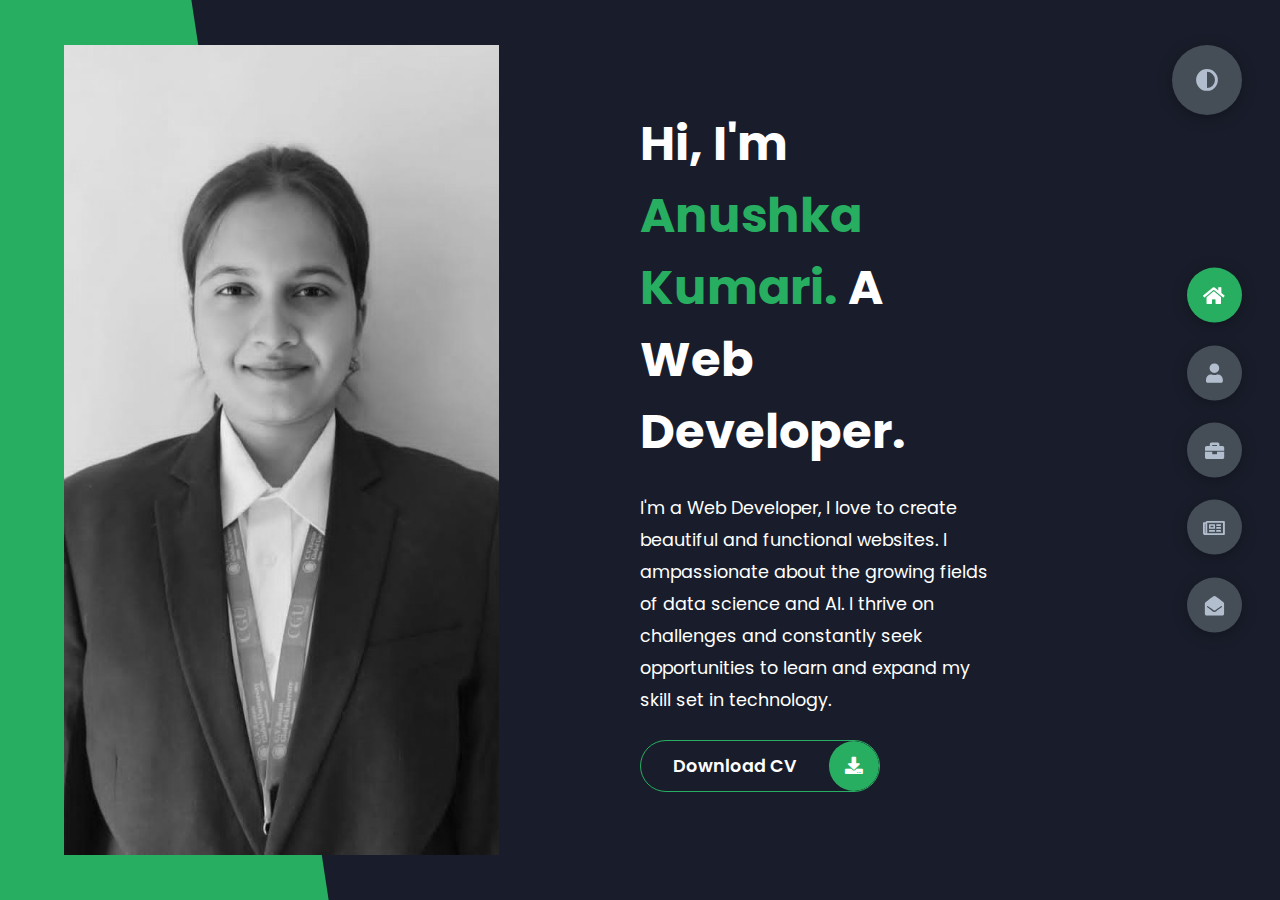
<file: index.html>
<!DOCTYPE html>
<html lang="en">
<head>
    <meta charset="UTF-8">
    <meta http-equiv="X-UA-Compatible" content="IE=edge">
    <meta name="viewport" content="width=device-width, initial-scale=1.0">
    <title>Portfolio</title>
    <link rel="stylesheet" href="styles/styles.css">
    <link rel="preconnect" href="https://fonts.googleapis.com">
    <link rel="preconnect" href="https://fonts.gstatic.com" crossorigin>
    <link rel="stylesheet" href="https://cdnjs.cloudflare.com/ajax/libs/font-awesome/5.15.4/css/all.min.css" integrity="sha512-1ycn6IcaQQ40/MKBW2W4Rhis/DbILU74C1vSrLJxCq57o941Ym01SwNsOMqvEBFlcgUa6xLiPY/NS5R+E6ztJQ==" crossorigin="anonymous" referrerpolicy="no-referrer" />
    <link href="https://fonts.googleapis.com/css2?family=Poppins:wght@400;500;600;700;800&display=swap" rel="stylesheet">
</head>
<body class="main-content">
    <header class="container header active" id="home">
        <div class="header-content">
            <div class="left-header">
                <div class="h-shape"></div>
                <div class="image">
                    <img src="img/anushka_passport.jpg" alt="">
                </div>
            </div>
            <div class="right-header">
                <h1 class="name">
                    Hi, I'm <span>Anushka Kumari.</span>
                    A Web Developer.
                </h1>
                <p>
                    I'm a Web Developer, I love to create beautiful and functional websites.
                    I ampassionate about the growing fields of data science and AI. 
                    I thrive on challenges and constantly seek opportunities to learn and expand my skill set in technology.
                </p>
                <div class="btn-con">
                    <a href="img/Anushka resume photo.pdf" class="main-btn">
                        <span class="btn-text">Download CV</span>
                        <span class="btn-icon"><i class="fas fa-download"></i></span>
                    </a>
                </div>
            </div>
        </div>
    </header>
    <main>
        <section class="container about" id="about">
            <div class="main-title">
                <h2>About <span>me</span><span class="bg-text">my stats</span></h2>
            </div>
            <div class="about-container">
                <div class="left-about">
                    <h4>About me</h4>
                    <p>
                        I am a highly organized and dependable candidate with a strong
                        foundation in Data Structures and Algorithms, problem-solving,
                        and web development. Currently pursuing my Bachelor of
                        Technology in Computer Science and Engineering, I am
                        passionate about the growing fields of data science and AI. I
                        thrive on challenges and constantly seek opportunities to learn
                        and expand my skill set in technology.

                    </p>
                    <div class="btn-con">
                        <a href="img/Anushka resume photo.pdf" class="main-btn">
                            <span class="btn-text">Download CV</span>
                            <span class="btn-icon"><i class="fas fa-download"></i></span>
                        </a>
                    </div>
                </div>
                <div class="right-about">
                    <div class="about-item">
                        <div class="abt-text">
                            <p class="large-text">Web Developer</p>
                            <p class="small-text">Frontend<br />Developer</p>
                        </div>
                    </div>
                    <div class="about-item">
                        <div class="abt-text">
                            <p class="large-text">College student</p>
                            <p class="small-text">Eager to<br />learn</p>
                        </div>
                    </div>
                    <div class="about-item">
                        <div class="abt-text">
                            <p class="large-text">Data science</p>
                            <p class="small-text">Enthusiast<br /></p>
                        </div>
                    </div>
                    <div class="about-item">
                        <div class="abt-text">
                            <p class="large-text">Building projects</p>
                            <p class="small-text">from my<br />Learnings</p>
                        </div>
                    </div>
                </div>
            </div>
            <div class="about-stats">
                <h4 class="stat-title">My Skills</h4>
                <div class="progress-bars">
                    <div class="progress-bar">
                        <p class="prog-title">html5</p>
                        <div class="progress-con">
                            <p class="prog-text">80%</p>
                            <div class="progress">
                                <span class="html"></span>
                            </div>
                        </div>
                    </div>
                    <div class="progress-bar">
                        <p class="prog-title">css3</p>
                        <div class="progress-con">
                            <p class="prog-text">95%</p>
                            <div class="progress">
                                <span class="css"></span>
                            </div>
                        </div>
                    </div>
                    <div class="progress-bar">
                        <p class="prog-title">javascript</p>
                        <div class="progress-con">
                            <p class="prog-text">75%</p>
                            <div class="progress">
                                <span class="js"></span>
                            </div>
                        </div>
                    </div>
                    <div class="progress-bar">
                        <p class="prog-title">ReactJS</p>
                        <div class="progress-con">
                            <p class="prog-text">75%</p>
                            <div class="progress">
                                <span class="react"></span>
                            </div>
                        </div>
                    </div>
                    <div class="progress-bar">
                        <p class="prog-title">SQL</p>
                        <div class="progress-con">
                            <p class="prog-text">87%</p>
                            <div class="progress">
                                <span class="node"></span>
                            </div>
                        </div>
                    </div>
                    <div class="progress-bar">
                        <p class="prog-title">Python</p>
                        <div class="progress-con">
                            <p class="prog-text">70%</p>
                            <div class="progress">
                                <span class="python"></span>
                            </div>
                        </div>
                    </div>
                      <div class="progress-bar">
                        <p class="prog-title">C++</p>
                        <div class="progress-con">
                            <p class="prog-text">80%</p>
                            <div class="progress">
                                <span class="python"></span>
                            </div>
                        </div>
                    </div>
                </div>
            </div>
            <h4 class="stat-title">My Education</h4>
            <div class="timeline">
                <div class="timeline-item">
                    <div class="tl-icon">
                        <i class="fas fa-briefcase"></i>
                    </div>
                    <p class="tl-duration">class 10th</p>
                    <h5>CBSE 10th<span> -DAV Public School Dhori</span></h5>
                </div>
                
                <div class="timeline-item">
                    <div class="tl-icon">
                        <i class="fas fa-briefcase"></i>
                    </div>
                    <p class="tl-duration">2020-2022</p>
                    <h5>CBSE 12th<span> -Vikas Residential School</span></h5>
                </div>
                <div class="timeline-item">
                    <div class="tl-icon">
                        <i class="fas fa-briefcase"></i>
                    </div>
                    <p class="tl-duration">2022-present</p>
                    <h5>B. Tech<span> - CV Raman Global University</span></h5>
                    
                </div>
            </div>
        </section>
        <section class="container" id="portfolio">
            <div class="main-title">
                <h2>My <span>Projects</span><span class="bg-text">My Projects</span></h2>
            </div>
            <p class="port-text">
                Here is some of my work that I've done in various programming languages.
            </p>
            <div class="portfolios">
                <div class="portfolio-item">
                    <div class="image">
                        <img src="img/port1.jpg" alt="">
                    </div>
                    <div class="hover-items">
                        <h3>Snake game in C</h3>
                        <div class="icons">
                            <a href="https://github.com/anu2203/SNAKE_MANIA" class="icon">
                                <i class="fab fa-github"></i>
                            </a>
                            
                        </div>
                    </div>
                </div>
                <div class="portfolio-item">
                    <div class="image">
                        <img src="img/port2.jpg" alt="">
                    </div>
                    <div class="hover-items">
                        <h3>Banking Management</h3>
                        <div class="icons">
                            <a href="https://github.com/anu2203/Banking-Management-System" class="icon">
                                <i class="fab fa-github"></i>
                            </a>
                        </div>
                    </div>
                </div>
                <div class="portfolio-item">
                    <div class="image">
                        <img src="img/port3.jpg" alt="">
                    </div>
                    <div class="hover-items">
                        <h3>Disease detection</h3>
                        <div class="icons">
                            <a href="https://github.com/anu2203/Mutliple-disease-detection-" class="icon">
                                <i class="fab fa-github"></i>
                            </a>
                          
                        </div>
                    </div>
                </div>
                </div>
            </div>
        </section>
        <section class="container" id="blogs">
            <div class="blogs-content">
                <div class="main-title">
                    <h2>My <span>Certificates</span><span class="bg-text">My Certificates</span></h2>
                </div>
                <div class="blogs">
                    <div class="blog">
                        <img src="img/Anushka it automation_page-0001.jpg" alt="">
                        <div class="blog-text">
                            <h4>
                                Coursera Google IT automation
                            </h4>
                            <p>
                                Completed a professional certificate from Google on IT Automation using Python.
Gained hands-on experience in Python scripting, Git, and system administration tasks
                            </p>
                        </div>
                    </div>
                    <div class="blog">
                        <img src="img/anushka gen ai_page-0001.jpg" alt="">
                        <div class="blog-text">
                            <h4>
                                Career essentials in gen ai by Microsoft
                            </h4>
                            <p>
                               Completed Microsoft's Career Essentials in Generative AI program.
Learned key AI concepts, ethical considerations, and real-world applications of generative AI.
                            </p>
                        </div>
                    </div>
                    <div class="blog">
                        <img src="img/Anushka java_page-0001.jpg" alt="">
                        <div class="blog-text">
                            <h4>
                                Infosys Java Course
                            </h4>
                            <p>
                                Completed an in-depth Java programming course by Infosys Springboard.
Gained hands-on experience in core to advanced Java concepts and object-oriented programming.
                            </p>
                        </div>
                    </div>
                    <div class="blog">
                        <img src="img/React js anushka_page-0001.jpg" alt="">
                        <div class="blog-text">
                            <h4>
                                React js by simplilearn
                            </h4>
                            <p>
                                Completed a React JS certification course by Simplilearn.
Learned to build dynamic user interfaces using components, hooks, and state management in React.
                            </p>
                        </div>
                    </div>
                    <div class="blog">
                        <img src="img/design anushka_page-0001.jpg" alt="">
                        <div class="blog-text">
                            <h4>
                                Design thinkking by Infosys
                            </h4>
                            <p>
                                Completed the Design Thinking certification by Infosys Springboard.
Gained insights into user-centric problem solving, ideation, and prototyping innovative solutions.
                            </p>
                        </div>
                    </div>
                    <div class="blog">
                        <img src="img/Digita anushka_page-0001.jpg    " alt="">
                        <div class="blog-text">
                            <h4>
                                Digital Marketing by Infosys
                            </h4>
                            <p>
                               Completed the Introduction to Digital Marketing course by Infosys Springboard.
Gained foundational knowledge of SEO, social media marketing, email campaigns, and digital strategy.
                            </p>
                        </div>
                    </div>
                </div>
            </div>
        </section>
        <section class="container contact" id="contact">
            <div class="contact-container">
                <div class="main-title">
                    <h2>Contact <span>Me</span><span class="bg-text">Contact</span></h2>
                </div>
                <div class="contact-content-con">
                    <div class="left-contact">
                        <h4>Contact me here</h4>
                        <p>
                            I'm always open to discussing new projects, collaboration opportunities, or just connecting with fellow tech enthusiasts.
Feel free to reach out to me via email or any of my social media handles — I’d love to hear from you
                        </p>
                        <div class="contact-info">
                            <div class="contact-item">
                                <div class="icon">
                                    <i class="fas fa-map-marker-alt"></i>
                                    <span>Location</span>
                                </div>
                                <p>
                                    : Bokaro,Jharkhand,India
                                </p>
                            </div>
                            <div class="contact-item">
                                <div class="icon">
                                    <i class="fas fa-envelope"></i>
                                    <span>Email</span>
                                </div>
                                <p>
                                    <span>: anushkazena2203@gmail.com</span>
                                </p>
                            </div>
                            
                            
                            <div class="contact-item">
                                <div class="icon">
                                    <i class="fas fa-globe-africa"></i>
                                    <span>Languages</span>
                                </div>
                                <p>
                                    <span>: English, Hindi</span>
                                </p>
                            </div>
                        </div>
                        <div class="contact-icons">
                            <div class="contact-icon">
                                  <a href="https://www.geeksforgeeks.org/user/anushkazgqag/" target="_blank">
            <img src="img/icons8-geeksforgeeks-16.png"style="width: 24px; height: 24px">
                                </a>
                                  <a href="https://leetcode.com/u/__Anushka22__/" target="_blank">
            <img src="img/icons8-leetcode-16.png"style="width: 24px; height: 24px">
                                </a>
                                  <a href="https://www.hackerrank.com/profile/anushkazena2203" target="_blank">
            <img src="img/icons8-hackerrank-16.png"style="width: 24px; height: 24px">
                                </a>
                                <a href="https://github.com/anu2203" target="_blank">
                                    <i class="fab fa-github"></i>
                                </a>
                              
                            </div>
                        </div>
                    </div>
                    <div class="right-contact">
                        <form action="" class="contact-form">
                            <div class="input-control i-c-2">
                                <input type="text" required placeholder="YOUR NAME">
                                <input type="email" required placeholder="YOUR EMAIL">
                            </div>
                            <div class="input-control">
                                <input type="text" required placeholder="ENTER SUBJECT">
                            </div>
                            <div class="input-control">
                                <textarea name="" id="" cols="15" rows="8" placeholder="Message Here..."></textarea>
                            </div>
                            <div class="submit-btn">
                                <a href="img/Anushka resume photo.pdf" class="main-btn">
                                    <span class="btn-text">Download CV</span>
                                    <span class="btn-icon"><i class="fas fa-download"></i></span>
                                </a>
                            </div>
                        </form>
                    </div>
                </div>
            </div>
        </section>
    </main>

    <div class="controls">
        <div class="control active-btn" data-id="home" >
            <i class="fas fa-home"></i>
        </div>
        <div class="control" data-id="about">
            <i class="fas fa-user"></i>
        </div>
        <div class="control" data-id="portfolio">
            <i class="fas fa-briefcase"></i>
        </div>
        <div class="control" data-id="blogs">
            <i class="far fa-newspaper"></i>
        </div>
        <div class="control" data-id="contact">
            <i class="fas fa-envelope-open"></i>
        </div>
    </div>
    
    <div class="theme-btn">
        <i class="fas fa-adjust"></i>
    </div>
    <script src="app.js"></script>
</body>
</html>
</file>
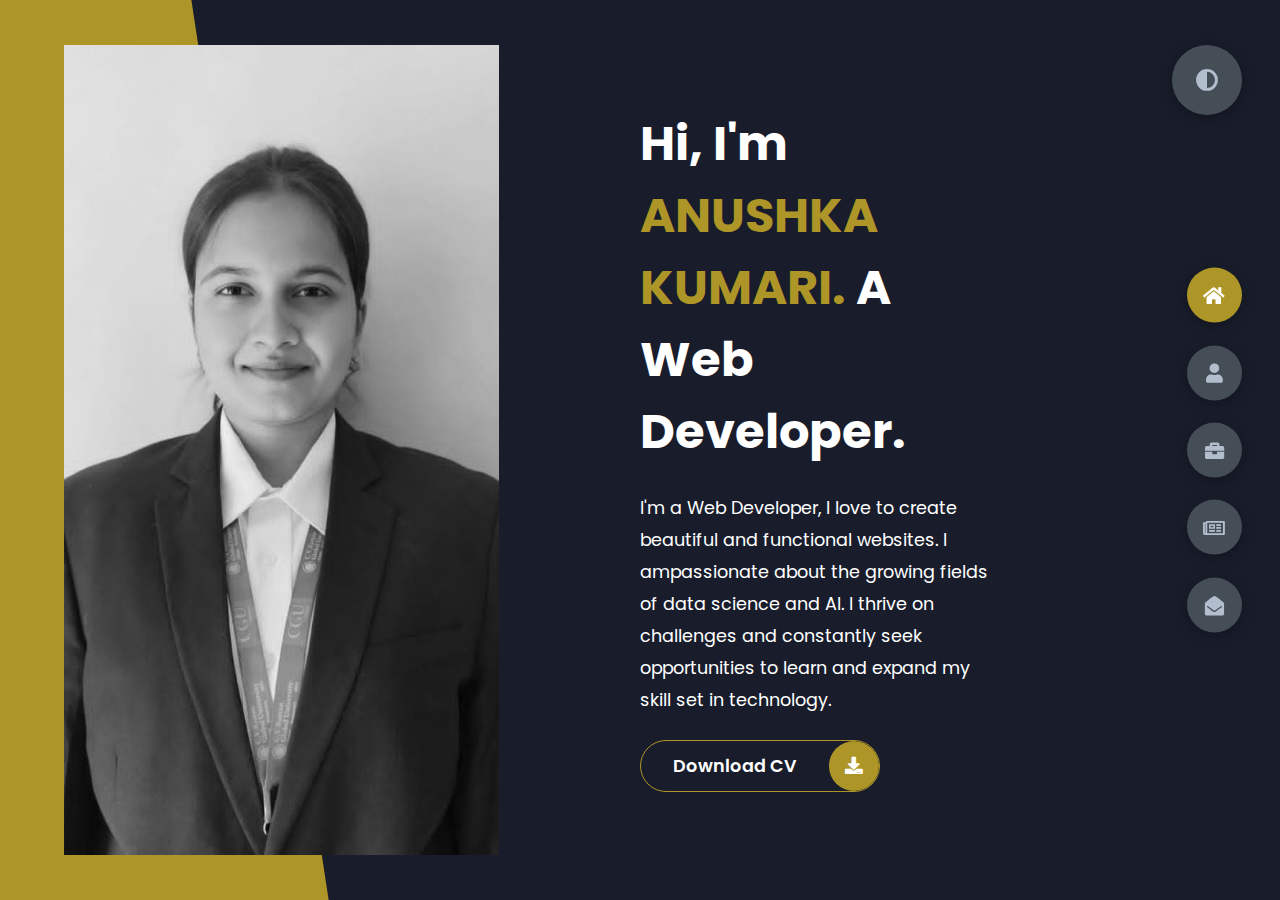
<file: My-Portfolio/My-Portfolio/index.html>
<!DOCTYPE html>
<html lang="en">
<head>
    <meta charset="UTF-8">
    <meta http-equiv="X-UA-Compatible" content="IE=edge">
    <meta name="viewport" content="width=device-width, initial-scale=1.0">
    <title>Portfolio</title>
    <link rel="stylesheet" href="styles/styles.css">
    <link rel="preconnect" href="https://fonts.googleapis.com">
    <link rel="preconnect" href="https://fonts.gstatic.com" crossorigin>
    <link rel="stylesheet" href="https://cdnjs.cloudflare.com/ajax/libs/font-awesome/5.15.4/css/all.min.css" integrity="sha512-1ycn6IcaQQ40/MKBW2W4Rhis/DbILU74C1vSrLJxCq57o941Ym01SwNsOMqvEBFlcgUa6xLiPY/NS5R+E6ztJQ==" crossorigin="anonymous" referrerpolicy="no-referrer" />
    <link href="https://fonts.googleapis.com/css2?family=Poppins:wght@400;500;600;700;800&display=swap" rel="stylesheet">
</head>
<body class="main-content">
    <header class="container header active" id="home">
        <div class="header-content">
            <div class="left-header">
                <div class="h-shape"></div>
                <div class="image">
                    <img src="img/anushka_passport.jpg" alt="">
                </div>
            </div>
            <div class="right-header">
                <h1 class="name">
                    Hi, I'm <span>ANUSHKA KUMARI.</span>
                    A Web Developer.
                </h1>
                <p>
                    I'm a Web Developer, I love to create beautiful and functional websites.
                    I ampassionate about the growing fields of data science and AI. 
                    I thrive on challenges and constantly seek opportunities to learn and expand my skill set in technology.
                </p>
                <div class="btn-con">
                    <a href="img/Anushka resume photo.pdf" class="main-btn">
                        <span class="btn-text">Download CV</span>
                        <span class="btn-icon"><i class="fas fa-download"></i></span>
                    </a>
                </div>
            </div>
        </div>
    </header>
    <main>
        <section class="container about" id="about">
            <div class="main-title">
                <h2>About <span>me</span><span class="bg-text">my stats</span></h2>
            </div>
            <div class="about-container">
                <div class="left-about">
                    <h4>About me</h4>
                    <p>
                        I am a highly organized and dependable candidate with a strong
                        foundation in Data Structures and Algorithms, problem-solving,
                        and web development. Currently pursuing my Bachelor of
                        Technology in Computer Science and Engineering, I am
                        passionate about the growing fields of data science and AI. I
                        thrive on challenges and constantly seek opportunities to learn
                        and expand my skill set in technology.

                    </p>
                    <div class="btn-con">
                        <a href="img/Anushka resume photo.pdf" class="main-btn">
                            <span class="btn-text">Download CV</span>
                            <span class="btn-icon"><i class="fas fa-download"></i></span>
                        </a>
                    </div>
                </div>
                <div class="right-about">
                    <div class="about-item">
                        <div class="abt-text">
                            <p class="large-text">Web Developer</p>
                            <p class="small-text">Frontend<br />Developer</p>
                        </div>
                    </div>
                    <div class="about-item">
                        <div class="abt-text">
                            <p class="large-text">College student</p>
                            <p class="small-text">Eager to<br />learn</p>
                        </div>
                    </div>
                    <div class="about-item">
                        <div class="abt-text">
                            <p class="large-text">Data science</p>
                            <p class="small-text">Enthusiast<br /></p>
                        </div>
                    </div>
                    <div class="about-item">
                        <div class="abt-text">
                            <p class="large-text">Building projects</p>
                            <p class="small-text">from my<br />Learnings</p>
                        </div>
                    </div>
                </div>
            </div>
            <div class="about-stats">
                <h4 class="stat-title">My Skills</h4>
                <div class="progress-bars">
                    <div class="progress-bar">
                        <p class="prog-title">html5</p>
                        <div class="progress-con">
                            <p class="prog-text">90%</p>
                            <div class="progress">
                                <span class="html"></span>
                            </div>
                        </div>
                    </div>
                    <div class="progress-bar">
                        <p class="prog-title">css3</p>
                        <div class="progress-con">
                            <p class="prog-text">80%</p>
                            <div class="progress">
                                <span class="css"></span>
                            </div>
                        </div>
                    </div>
                    <div class="progress-bar">
                        <p class="prog-title">javascript</p>
                        <div class="progress-con">
                            <p class="prog-text">75%</p>
                            <div class="progress">
                                <span class="js"></span>
                            </div>
                        </div>
                    </div>
                    <div class="progress-bar">
                        <p class="prog-title">ReactJS</p>
                        <div class="progress-con">
                            <p class="prog-text">75%</p>
                            <div class="progress">
                                <span class="react"></span>
                            </div>
                        </div>
                    </div>
                    <div class="progress-bar">
                        <p class="prog-title">SQL</p>
                        <div class="progress-con">
                            <p class="prog-text">87%</p>
                            <div class="progress">
                                <span class="node"></span>
                            </div>
                        </div>
                    </div>
                    <div class="progress-bar">
                        <p class="prog-title">Python</p>
                        <div class="progress-con">
                            <p class="prog-text">70%</p>
                            <div class="progress">
                                <span class="python"></span>
                            </div>
                        </div>
                    </div>
                      <div class="progress-bar">
                        <p class="prog-title">C++</p>
                        <div class="progress-con">
                            <p class="prog-text">80%</p>
                            <div class="progress">
                                <span class="python"></span>
                            </div>
                        </div>
                    </div>
                </div>
            </div>
            <h4 class="stat-title">My Education</h4>
            <div class="timeline">
                <div class="timeline-item">
                    <div class="tl-icon">
                        <i class="fas fa-briefcase"></i>
                    </div>
                    <p class="tl-duration">2019-2020</p>
                    <h5>CBSE 10th<span> -DAV Public School Dhori</span></h5>
                </div>
                
                <div class="timeline-item">
                    <div class="tl-icon">
                        <i class="fas fa-briefcase"></i>
                    </div>
                    <p class="tl-duration">2020-2022</p>
                    <h5>CBSE 12th<span> -Vikas Residential School</span></h5>
                </div>
                <div class="timeline-item">
                    <div class="tl-icon">
                        <i class="fas fa-briefcase"></i>
                    </div>
                    <p class="tl-duration">2022-present</p>
                    <h5>B.Tech<span> - CV Raman Global University</span></h5>
                    
                </div>
            </div>
        </section>
        <section class="container" id="portfolio">
            <div class="main-title">
                <h2>My <span>Projects</span><span class="bg-text">My Projects</span></h2>
            </div>
            <p class="port-text">
                Here is some of my work that I've done in various programming languages.
            </p>
            <div class="portfolios">
                <div class="portfolio-item">
                    <div class="image">
                        <img src="img/port1.jpg" alt="">
                    </div>
                    <div class="hover-items">
                        <h3>Snake game in C</h3>
                        <div class="icons">
                            <a href="https://github.com/anu2203/SNAKE_MANIA" class="icon">
                                <i class="fab fa-github"></i>
                            </a>
                            
                        </div>
                    </div>
                </div>
                <div class="portfolio-item">
                    <div class="image">
                        <img src="img/port2.jpg" alt="">
                    </div>
                    <div class="hover-items">
                        <h3>Banking Management</h3>
                        <div class="icons">
                            <a href="https://github.com/anu2203/Banking-Management-System" class="icon">
                                <i class="fab fa-github"></i>
                            </a>
                        </div>
                    </div>
                </div>
                <div class="portfolio-item">
                    <div class="image">
                        <img src="img/port3.jpg" alt="">
                    </div>
                    <div class="hover-items">
                        <h3>Disease detection</h3>
                        <div class="icons">
                            <a href="https://github.com/anu2203/Mutliple-disease-detection-" class="icon">
                                <i class="fab fa-github"></i>
                            </a>
                          
                        </div>
                    </div>
                </div>
                </div>
            </div>
        </section>
        <section class="container" id="blogs">
            <div class="blogs-content">
                <div class="main-title">
                    <h2>My <span>Certificates</span><span class="bg-text">My Certificates</span></h2>
                </div>
                <div class="blogs">
                    <div class="blog">
                        <img src="img/Anushka it automation_page-0001.jpg" alt="">
                        <div class="blog-text">
                            <h4>
                                Coursera Google IT automation
                            </h4>
                            <p>
                                Completed a professional certificate from Google on IT Automation using Python.
Gained hands-on experience in Python scripting, Git, and system administration tasks
                            </p>
                        </div>
                    </div>
                    <div class="blog">
                        <img src="img/anushka gen ai_page-0001.jpg" alt="">
                        <div class="blog-text">
                            <h4>
                                Career essentials in gen ai by Microsoft
                            </h4>
                            <p>
                               Completed Microsoft's Career Essentials in Generative AI program.
Learned key AI concepts, ethical considerations, and real-world applications of generative AI.
                            </p>
                        </div>
                    </div>
                    <div class="blog">
                        <img src="img/Anushka java_page-0001.jpg" alt="">
                        <div class="blog-text">
                            <h4>
                                Infosys Java Course
                            </h4>
                            <p>
                                Completed an in-depth Java programming course by Infosys Springboard.
Gained hands-on experience in core to advanced Java concepts and object-oriented programming.
                            </p>
                        </div>
                    </div>
                    <div class="blog">
                        <img src="img/React js anushka_page-0001.jpg" alt="">
                        <div class="blog-text">
                            <h4>
                                React js by simplilearn
                            </h4>
                            <p>
                                Completed a React JS certification course by Simplilearn.
Learned to build dynamic user interfaces using components, hooks, and state management in React.
                            </p>
                        </div>
                    </div>
                    <div class="blog">
                        <img src="img/design anushka_page-0001.jpg" alt="">
                        <div class="blog-text">
                            <h4>
                                Design thinkking by Infosys
                            </h4>
                            <p>
                                Completed the Design Thinking certification by Infosys Springboard.
Gained insights into user-centric problem solving, ideation, and prototyping innovative solutions.
                            </p>
                        </div>
                    </div>
                    <div class="blog">
                        <img src="img/Digita anushka_page-0001.jpg    " alt="">
                        <div class="blog-text">
                            <h4>
                                Digital Marketing by Infosys
                            </h4>
                            <p>
                               Completed the Introduction to Digital Marketing course by Infosys Springboard.
Gained foundational knowledge of SEO, social media marketing, email campaigns, and digital strategy.
                            </p>
                        </div>
                    </div>
                </div>
            </div>
        </section>
        <section class="container contact" id="contact">
            <div class="contact-container">
                <div class="main-title">
                    <h2>Contact <span>Me</span><span class="bg-text">Contact</span></h2>
                </div>
                <div class="contact-content-con">
                    <div class="left-contact">
                        <h4>Contact me here</h4>
                        <p>
                            I'm always open to discussing new projects, collaboration opportunities, or just connecting with fellow tech enthusiasts.
Feel free to reach out to me via email or any of my social media handles — I’d love to hear from you
                        </p>
                        <div class="contact-info">
                            <div class="contact-item">
                                <div class="icon">
                                    <i class="fas fa-map-marker-alt"></i>
                                    <span>Location</span>
                                </div>
                                <p>
                                    : Bokaro,Jharkhand,India
                                </p>
                            </div>
                            <div class="contact-item">
                                <div class="icon">
                                    <i class="fas fa-envelope"></i>
                                    <span>Email</span>
                                </div>
                                <p>
                                    <span>: anushkazena2203@gmail.com</span>
                                </p>
                            </div>
                            
                            
                            <div class="contact-item">
                                <div class="icon">
                                    <i class="fas fa-globe-africa"></i>
                                    <span>Languages</span>
                                </div>
                                <p>
                                    <span>: English, Hindi</span>
                                </p>
                            </div>
                        </div>
                        <div class="contact-icons">
                            <div class="contact-icon">
                                  <a href="https://www.geeksforgeeks.org/user/anushkazgqag/" target="_blank">
            <img src="img/icons8-geeksforgeeks-16.png"style="width: 24px; height: 24px">
                                </a>
                                  <a href="https://leetcode.com/u/__Anushka22__/" target="_blank">
            <img src="img/icons8-leetcode-16.png"style="width: 24px; height: 24px">
                                </a>
                                  <a href="https://www.hackerrank.com/profile/anushkazena2203" target="_blank">
            <img src="img/icons8-hackerrank-16.png"style="width: 24px; height: 24px">
                                </a>
                                <a href="https://github.com/anu2203" target="_blank">
                                    <i class="fab fa-github"></i>
                                </a>
                              
                            </div>
                        </div>
                    </div>
                    <div class="right-contact">
                        <form action="" class="contact-form">
                            <div class="input-control i-c-2">
                                <input type="text" required placeholder="YOUR NAME">
                                <input type="email" required placeholder="YOUR EMAIL">
                            </div>
                            <div class="input-control">
                                <input type="text" required placeholder="ENTER SUBJECT">
                            </div>
                            <div class="input-control">
                                <textarea name="" id="" cols="15" rows="8" placeholder="Message Here..."></textarea>
                            </div>
                            <div class="submit-btn">
                                <a href="img/Anushka resume photo.pdf" class="main-btn">
                                    <span class="btn-text">Download CV</span>
                                    <span class="btn-icon"><i class="fas fa-download"></i></span>
                                </a>
                            </div>
                        </form>
                    </div>
                </div>
            </div>
        </section>
    </main>

    <div class="controls">
        <div class="control active-btn" data-id="home" >
            <i class="fas fa-home"></i>
        </div>
        <div class="control" data-id="about">
            <i class="fas fa-user"></i>
        </div>
        <div class="control" data-id="portfolio">
            <i class="fas fa-briefcase"></i>
        </div>
        <div class="control" data-id="blogs">
            <i class="far fa-newspaper"></i>
        </div>
        <div class="control" data-id="contact">
            <i class="fas fa-envelope-open"></i>
        </div>
    </div>
    
    <div class="theme-btn">
        <i class="fas fa-adjust"></i>
    </div>
    <script src="app.js"></script>
</body>
</html>
</file>
<file: styles/styles.css>
* {
  margin: 0;
  padding: 0;
  box-sizing: border-box;
  list-style: none;
}

:root {
  --color-primary: #191d2b;
  --color-secondary: #27AE60;
  --color-white: #FFFFFF;
  --color-black: #000;
  --color-grey0: #f8f8f8;
  --color-grey-1: #dbe1e8;
  --color-grey-2: #b2becd;
  --color-grey-3: #6c7983;
  --color-grey-4: #454e56;
  --color-grey-5: #2a2e35;
  --color-grey-6: #12181b;
  --br-sm-2: 14px;
  --box-shadow-1: 0 3px 15px rgba(0,0,0,.3);
}

.light-mode {
  --color-primary: #FFFFFF;
  --color-secondary: #F56692;
  --color-white: #454e56;
  --color-black: #000;
  --color-grey0: #f8f8f8;
  --color-grey-1: #6c7983;
  --color-grey-2: #6c7983;
  --color-grey-3: #6c7983;
  --color-grey-4: #454e56;
  --color-grey-5: #f8f8f8;
  --color-grey-6: #12181b;
}

body {
  background-color: var(--color-primary);
  font-family: "Poppins", sans-serif;
  font-size: 1.1rem;
  color: var(--color-white);
  transition: all 0.4s ease-in-out;
}

a {
  display: inline-block;
  text-decoration: none;
  color: inherit;
  font-family: inherit;
}

header {
  min-height: 100vh;
  color: var(--color-white);
  overflow: hidden;
  padding: 0 !important;
}

section {
  min-height: 100vh;
  width: 100%;
  position: absolute;
  left: 0;
  top: 0;
  padding: 3rem 18rem;
}

.container {
  display: none;
  transform: translateY(-100%) scale(0);
  transition: all 0.4s ease-in-out;
  background-color: var(--color-primary);
}

.active {
  display: block;
  animation: appear 1s ease-in-out;
  transform: translateY(0) scaleY(1);
}
@keyframes appear {
  0% {
    transform: translateY(-100%) scaleY(0);
  }
  100% {
    transform: translateY(0) scaleY(1);
  }
}

.controls {
  position: fixed;
  z-index: 10;
  top: 50%;
  right: 3%;
  display: flex;
  flex-direction: column;
  align-items: center;
  justify-content: center;
  transform: translateY(-50%);
}
.controls .control {
  padding: 1rem;
  cursor: pointer;
  background-color: var(--color-grey-4);
  width: 55px;
  height: 55px;
  border-radius: 50%;
  display: flex;
  justify-content: center;
  align-items: center;
  margin: 0.7rem 0;
  box-shadow: var(--box-shadow-1);
}
.controls .control i {
  font-size: 1.2rem;
  color: var(--color-grey-2);
  pointer-events: none;
}
.controls .active-btn {
  background-color: var(--color-secondary);
  transition: all 0.4s ease-in-out;
}
.controls .active-btn i {
  color: var(--color-white);
}

.theme-btn {
  top: 5%;
  right: 3%;
  width: 70px;
  height: 70px;
  border-radius: 50%;
  background-color: var(--color-grey-4);
  cursor: pointer;
  position: fixed;
  display: flex;
  justify-content: center;
  align-items: center;
  box-shadow: 0 3px 15px rgba(0, 0, 0, 0.3);
  transition: all 0.1s ease-in-out;
}
.theme-btn:active {
  transform: translateY(-3px);
}
.theme-btn i {
  font-size: 1.4rem;
  color: var(--color-grey-2);
  pointer-events: none;
}

/*Header-content*/
.header-content {
  display: grid;
  grid-template-columns: repeat(2, 1fr);
  min-height: 100vh;
}
.header-content .left-header {
  display: flex;
  align-items: center;
  position: relative;
}
.header-content .left-header .h-shape {
  transition: all 0.4s ease-in-out;
  width: 65%;
  height: 100%;
  background-color: var(--color-secondary);
  position: absolute;
  left: 0;
  top: 0;
  z-index: -1;
  clip-path: polygon(0 0, 46% 0, 79% 100%, 0% 100%);
}
.header-content .left-header .image {
  border-radius: var(--br-sm-2);
  height: 90%;
  width: 68%;
  margin-left: 4rem;
  background-color: var(--color-black);
  transition: all 0.4s ease-in-out;
}
.header-content .left-header .image img {
  width: 100%;
  height: 100%;
  object-fit: cover;
  transition: all 0.4s ease-in-out;
  filter: grayscale(100%);
}
.header-content .left-header .image img:hover {
  filter: grayscale(0);
}
.header-content .right-header {
  display: flex;
  flex-direction: column;
  justify-content: center;
  padding-right: 18rem;
}
.header-content .right-header .name {
  font-size: 3rem;
}
.header-content .right-header .name span {
  color: var(--color-secondary);
}
.header-content .right-header p {
  margin: 1.5rem 0;
  line-height: 2rem;
}

/*About*/
.about-container {
  display: grid;
  grid-template-columns: repeat(2, 1fr);
  padding-top: 3.5rem;
  padding-bottom: 5rem;
}
.about-container .right-about {
  display: grid;
  grid-template-columns: repeat(2, 1fr);
  grid-gap: 2rem;
}
.about-container .right-about .about-item {
  border: 1px solid var(--color-grey-5);
  border-radius: 5px;
  transition: all 0.4s ease-in-out;
  box-shadow: 1px 2px 15px rgba(0, 0, 0, 0.1);
}
.about-container .right-about .about-item:hover {
  cursor: default;
  transform: translateY(-5px);
  border: 1px solid var(--color-secondary);
  box-shadow: 1px 4px 15px rgba(0, 0, 0, 0.32);
}
.about-container .right-about .about-item .abt-text {
  padding: 1.5rem;
  display: flex;
  flex-direction: column;
}
.about-container .right-about .about-item .abt-text .large-text {
  font-size: 3rem;
  font-weight: 700;
  color: var(--color-secondary);
}
.about-container .right-about .about-item .abt-text .small-text {
  padding-left: 3rem;
  position: relative;
  text-transform: uppercase;
  font-size: 1.2rem;
  color: var(--color-grey-1);
  letter-spacing: 2px;
}
.about-container .right-about .about-item .abt-text .small-text::before {
  content: "";
  position: absolute;
  left: 0;
  top: 15px;
  width: 2rem;
  height: 2px;
  background-color: var(--color-grey-5);
}
.about-container .left-about {
  padding-right: 5rem;
}
.about-container .left-about p {
  line-height: 2rem;
  padding: 1rem;
  color: var(--color-grey-1);
}
.about-container .left-about h4 {
  font-size: 2rem;
  text-transform: uppercase;
}

.about-stats {
  padding-bottom: 4rem;
}
.about-stats .progress-bars {
  display: grid;
  grid-template-columns: repeat(2, 1fr);
  grid-gap: 2rem;
}
.about-stats .progress-bars .progress-bar {
  display: flex;
  flex-direction: column;
}
.about-stats .progress-bars .progress-bar .prog-title {
  text-transform: uppercase;
  font-weight: 500;
}
.about-stats .progress-bars .progress-bar .progress-con {
  display: flex;
  align-items: center;
}
.about-stats .progress-bars .progress-bar .progress-con .prog-text {
  color: var(--color-grey-2);
}
.about-stats .progress-bars .progress-bar .progress-con .progress {
  width: 100%;
  height: 0.45rem;
  background-color: var(--color-grey-4);
  margin-left: 1rem;
  position: relative;
}
.about-stats .progress-bars .progress-bar .progress-con .progress span {
  position: absolute;
  top: 0;
  left: 0;
  height: 100%;
  background-color: var(--color-secondary);
  transition: all 0.4s ease-in-out;
  width: 60%;
}
.about-stats .progress-bars .progress-bar .progress-con .progress .html {
  width: 80%;
}
.about-stats .progress-bars .progress-bar .progress-con .progress .css {
  width: 95%;
}
.about-stats .progress-bars .progress-bar .progress-con .progress .js {
  width: 75%;
}
.about-stats .progress-bars .progress-bar .progress-con .progress .react {
  width: 60%;
}
.about-stats .progress-bars .progress-bar .progress-con .progress .node {
  width: 87%;
}
.about-stats .progress-bars .progress-bar .progress-con .progress .python {
  width: 70%;
}

.stat-title {
  text-transform: uppercase;
  font-size: 1.4rem;
  text-align: center;
  padding: 3.5rem 0;
  position: relative;
}
.stat-title::before {
  content: "";
  position: absolute;
  left: 50%;
  top: 0;
  width: 40%;
  height: 1px;
  background-color: var(--color-grey-5);
  transform: translateX(-50%);
}

/*Timeline*/
.timeline {
  display: grid;
  grid-template-columns: repeat(2, 1fr);
  grid-gap: 2rem;
  padding-bottom: 3rem;
}
.timeline .timeline-item {
  position: relative;
  padding-left: 3rem;
  border-left: 1px solid var(--color-grey-5);
}
.timeline .timeline-item .tl-icon {
  position: absolute;
  left: -27px;
  top: 0;
  background-color: var(--color-secondary);
  width: 50px;
  height: 50px;
  border-radius: 50%;
  display: flex;
  align-items: center;
  justify-content: center;
}
.timeline .timeline-item .tl-icon i {
  font-size: 1.3rem;
}
.timeline .timeline-item .tl-duration {
  padding: 0.2rem 0.6rem;
  background-color: var(--color-grey-5);
  border-radius: 15px;
  display: inline-block;
  font-size: 0.8rem;
  text-transform: uppercase;
  font-weight: 500;
}
.timeline .timeline-item h5 {
  padding: 1rem 0;
  text-transform: uppercase;
  font-size: 1.3rem;
  font-weight: 600;
}
.timeline .timeline-item h5 span {
  color: var(--color-grey-2);
  font-weight: 500;
  font-size: 1.2rem;
}
.timeline .timeline-item p {
  color: var(--color-grey-2);
}

.port-text {
  padding: 2rem 0;
  text-align: center;
}

.portfolios {
  display: grid;
  grid-template-columns: repeat(3, 1fr);
  grid-gap: 2rem;
  margin-top: 3rem;
}
.portfolios .portfolio-item {
  position: relative;
  border-radius: 15px;
}
.portfolios .portfolio-item img {
  width: 100%;
  height: 300px;
  object-fit: cover;
  border-radius: 15px;
}
.portfolios .portfolio-item .hover-items {
  width: 100%;
  height: 100%;
  background-color: var(--color-secondary);
  position: absolute;
  left: 0;
  top: 0;
  border-radius: 15px;
  display: flex;
  justify-content: center;
  align-items: center;
  flex-direction: column;
  opacity: 0;
  transform: scale(0);
  transition: all 0.4s ease-in-out;
}
.portfolios .portfolio-item .hover-items h3 {
  font-size: 1.5rem;
  color: var(--color-white);
  margin-bottom: 1.5rem;
}
.portfolios .portfolio-item .hover-items .icons {
  display: flex;
  justify-content: center;
  align-items: center;
}
.portfolios .portfolio-item .hover-items .icons .icon {
  background-color: var(--color-primary);
  border-radius: 50%;
  width: 50px;
  height: 50px;
  display: flex;
  align-items: center;
  justify-content: center;
  margin: 0 1rem;
  cursor: pointer;
  transition: all 0.4s ease-in-out;
}
.portfolios .portfolio-item .hover-items .icons .icon i {
  font-size: 1.5rem;
  color: var(--color-white);
  margin: 0 1rem;
}
.portfolios .portfolio-item .hover-items .icons .icon:hover {
  background-color: var(--color-white);
}
.portfolios .portfolio-item .hover-items .icons .icon:hover i {
  color: var(--color-primary);
}

.portfolio-item:hover .hover-items {
  opacity: 1;
  transform: scale(1);
}

.blogs {
  display: grid;
  grid-template-columns: repeat(3, 1fr);
  grid-gap: 2rem;
  margin-top: 3rem;
}
.blogs .blog {
  position: relative;
  background-color: var(--color-grey-5);
  border-radius: 5px;
  box-shadow: 1px 1px 20px rgba(0, 0, 0, 0.1);
  transition: all 0.4s ease-in-out;
}
.blogs .blog:hover {
  box-shadow: 1px 1px 20px rgba(0, 0, 0, 0.3);
  transform: translateY(-5px);
  transition: all 0.4s ease-in-out;
}
.blogs .blog:hover img {
  filter: grayscale(0);
  transform: scale(1.1);
  box-shadow: 0px 4px 15px rgba(0, 0, 0, 0.8);
}
.blogs .blog img {
  width: 100%;
  height: 300px;
  object-fit: cover;
  border-top-left-radius: 5px;
  border-top-right-radius: 5px;
  filter: grayscale(100%);
  transition: all 0.4s ease-in-out;
}
.blogs .blog .blog-text {
  margin-top: -7px;
  padding: 1.1rem;
  border-top: 8px solid var(--color-secondary);
}
.blogs .blog .blog-text h4 {
  font-size: 1.5rem;
  margin-bottom: 0.7rem;
  transition: all 0.4s ease-in-out;
  cursor: pointer;
}
.blogs .blog .blog-text h4:hover {
  color: var(--color-secondary);
}
.blogs .blog .blog-text p {
  color: var(--color-grey-2);
  line-height: 2rem;
  padding-bottom: 1rem;
}

.contact-content-con {
  display: flex;
  padding-top: 3.5rem;
}
.contact-content-con .left-contact {
  flex: 2;
}
.contact-content-con .left-contact h4 {
  margin-top: 1rem;
  font-size: 2rem;
  text-transform: uppercase;
}
.contact-content-con .left-contact p {
  margin: 1rem 0;
  line-height: 2rem;
}
.contact-content-con .left-contact .contact-info .contact-item {
  display: flex;
  align-items: center;
  justify-content: space-between;
}
.contact-content-con .left-contact .contact-info .contact-item p {
  margin: 0.3rem 0 !important;
  padding: 0 !important;
}
.contact-content-con .left-contact .contact-info .contact-item .icon {
  display: grid;
  grid-template-columns: 40px 1fr;
}
.contact-content-con .left-contact .contact-info .contact-item .icon i {
  display: flex;
  align-items: center;
  font-size: 1.3rem;
}
.contact-content-con .left-contact .contact-icon {
  display: flex;
  margin-top: 2rem;
}
.contact-content-con .left-contact .contact-icon a {
  display: flex;
  align-items: center;
  color: var(--color-white);
  background-color: var(--color-grey-5);
  cursor: pointer;
  justify-content: center;
  width: 50px;
  height: 50px;
  border-radius: 50%;
  margin: 0 0.4rem;
  transition: all 0.4s ease-in-out;
}
.contact-content-con .left-contact .contact-icon a:hover {
  background-color: var(--color-secondary);
}
.contact-content-con .left-contact .contact-icon a:hover i {
  color: var(--color-primary);
}
.contact-content-con .left-contact .contact-icon a i {
  display: flex;
  align-items: center;
  justify-content: center;
  font-size: 1.3rem;
}
.contact-content-con .right-contact {
  flex: 3;
  margin-left: 3rem;
}
.contact-content-con .right-contact .input-control {
  margin: 1.5rem 0;
}
.contact-content-con .right-contact .input-control input, .contact-content-con .right-contact .input-control textarea {
  border-radius: 30px;
  font-weight: inherit;
  font-size: inherit;
  font-family: inherit;
  padding: 0.8rem 1.1rem;
  outline: none;
  border: none;
  background-color: var(--color-grey-5);
  width: 100%;
  color: var(--color-white);
  resize: none;
}
.contact-content-con .right-contact .i-c-2 {
  display: flex;
}
.contact-content-con .right-contact .i-c-2 :last-child {
  margin-left: 1.5rem;
}
.contact-content-con .right-contact .submit-btn {
  display: flex;
  justify-content: flex-start;
}

/*Independed components*/
.btn-con {
  display: flex;
  align-self: flex-start;
}

.main-btn {
  border-radius: 30px;
  color: inherit;
  font-weight: 600;
  position: relative;
  border: 1px solid var(--color-secondary);
  display: flex;
  align-self: flex-start;
  align-items: center;
  overflow: hidden;
}
.main-btn .btn-text {
  padding: 0 2rem;
}
.main-btn .btn-icon {
  background-color: var(--color-secondary);
  display: flex;
  align-items: center;
  justify-content: center;
  border-radius: 50%;
  padding: 1rem;
}
.main-btn::before {
  content: "";
  position: absolute;
  top: 0;
  right: 0;
  transform: translateX(100%);
  transition: all 0.4s ease-out;
  z-index: -1;
}
.main-btn:hover {
  transition: all 0.4s ease-out;
}
.main-btn:hover::before {
  width: 100%;
  height: 100%;
  background-color: var(--color-secondary);
  transform: translateX(0);
  transition: all 0.4s ease-out;
}

.main-title {
  text-align: center;
}
.main-title h2 {
  position: relative;
  text-transform: uppercase;
  font-size: 4rem;
  font-weight: 700;
}
.main-title h2 span {
  color: var(--color-secondary);
}
.main-title h2 .bg-text {
  position: absolute;
  top: 50%;
  left: 50%;
  color: var(--color-grey-5);
  transition: all 0.4s ease-in-out;
  z-index: -1;
  transform: translate(-50%, -50%);
  font-weight: 800;
  font-size: 6.3rem;
}

.about-container .left-about p {
  padding-left: 0;
}

@media screen and (max-width: 600px) {
  header {
    padding: 0 !important;
  }

  .theme-btn {
    width: 50px;
    height: 50px;
  }

  .header-content {
    grid-template-columns: repeat(1, 1fr);
    padding-bottom: 6rem;
  }

  .left-header .h-shape {
    display: none;
  }

  .right-header {
    grid-row: 1;
    padding-right: 0rem !important;
    width: 90%;
    margin: 0 auto;
  }
  .right-header .name {
    font-size: 2.5rem !important;
    text-align: center;
    padding-top: 3rem;
  }

  .header-content .left-header .image {
    margin: 0 auto;
    width: 90%;
  }

  .controls {
    top: auto;
    bottom: 0;
    flex-direction: row;
    justify-content: center;
    left: 50%;
    transform: translateX(-50%);
    width: 100%;
    background-color: var(--color-grey-5);
  }
  .controls .control {
    margin: 1rem 0.3rem;
  }

  .about-container {
    grid-template-columns: repeat(1, 1fr);
  }
  .about-container .right-about {
    grid-template-columns: repeat(1, 1fr);
    padding-top: 2.5rem;
  }
  .about-container .left-about {
    padding-right: 0;
  }
  .about-container .left-about p {
    padding-left: 0;
  }

  .timeline {
    grid-template-columns: repeat(1, 1fr);
    padding-bottom: 6rem;
  }

  .container {
    padding: 2rem 2.5rem !important;
  }

  .about-stats .progress-bars {
    grid-template-columns: repeat(1, 1fr);
  }

  .portfolios {
    grid-template-columns: repeat(1, 1fr);
    padding-bottom: 6rem;
    margin-top: 1rem;
  }

  .blogs {
    grid-template-columns: repeat(1, 1fr);
    padding-bottom: 6rem;
  }

  .contact-content-con {
    flex-direction: column;
  }
  .contact-content-con .right-contact {
    margin-left: 0;
    margin-top: 2.5rem;
  }

  .contact-content-con .right-contact .i-c-2 {
    flex-direction: column;
  }

  .contact-content-con .right-contact .i-c-2 :last-child {
    margin-left: 0;
    margin-top: 1.5rem;
  }

  .contact-content-con .right-contact {
    margin-bottom: 6rem;
  }

  .contact-item {
    flex-direction: column;
    margin: 1rem 0;
  }
  .contact-item p {
    font-size: 15px;
    color: var(--color-grey-2);
  }
  .contact-item span {
    font-size: 15px;
  }
  .contact-item .icon {
    grid-template-columns: 25px 1fr;
  }

  .main-title h2 {
    font-size: 2rem;
  }
  .main-title h2 span {
    font-size: 2.3rem;
  }
  .main-title h2 .bg-text {
    font-size: 2.3rem;
  }
}
@media screen and (max-width: 1432px) {
  .container {
    padding: 7rem 11rem;
  }

  .contact-content-con {
    flex-direction: column;
  }
  .contact-content-con .right-contact {
    margin-left: 0;
    margin-top: 2.5rem;
  }

  .contact-content-con .right-contact .i-c-2 {
    flex-direction: column;
  }

  .contact-content-con .right-contact .i-c-2 :last-child {
    margin-left: 0;
    margin-top: 1.5rem;
  }

  .contact-content-con .right-contact {
    margin-bottom: 6rem;
  }

  .main-title h2 .bg-text {
    font-size: 5.5rem;
  }
}
@media screen and (max-width: 1250px) {
  .blogs {
    grid-template-columns: repeat(2, 1fr);
    margin-top: 6rem;
  }

  .portfolios {
    grid-template-columns: repeat(2, 1fr);
  }

  .header-content .right-header {
    padding-right: 9rem;
  }
}
@media screen and (max-width: 660px) {
  .blogs {
    grid-template-columns: repeat(1, 1fr);
  }

  .portfolios {
    grid-template-columns: repeat(1, 1fr);
  }
}
@media screen and (max-width: 1070px) {
  .about-container {
    grid-template-columns: repeat(1, 1fr);
  }
  .about-container .right-about {
    padding-top: 2.5rem;
  }

  .main-title h2 {
    font-size: 4rem;
  }
  .main-title h2 span {
    font-size: 4rem;
  }
  .main-title h2 .bg-text {
    font-size: 4.5rem;
  }
}
@media screen and (max-width: 970px) {
  .container {
    padding: 7rem 6rem;
  }

  .about-container .left-about {
    padding-right: 0rem;
  }

  .header-content {
    grid-template-columns: repeat(1, 1fr);
    padding-bottom: 6rem;
  }

  .left-header .h-shape {
    display: none;
  }
  .left-header .image {
    width: 90% !important;
    margin: 0 auto !important;
  }

  .right-header {
    grid-row: 1;
    padding-right: 0rem !important;
    width: 90%;
    margin: 0 auto;
  }
  .right-header .name {
    font-size: 2.5rem !important;
    text-align: center;
    padding-top: 3rem;
  }
}
@media screen and (max-width: 700px) {
  .container {
    padding: 7rem 3rem;
  }

  .about-stats .progress-bars {
    grid-template-columns: repeat(1, 1fr);
  }

  .about-container .right-about {
    grid-template-columns: repeat(1, 1fr);
  }

  .timeline {
    grid-template-columns: repeat(1, 1fr);
  }

  .main-title h2 {
    font-size: 3rem;
  }
  .main-title h2 span {
    font-size: 3rem;
  }
  .main-title h2 .bg-text {
    font-size: 4rem;
  }
}

/*# sourceMappingURL=styles.css.map */
</file>
<file: My-Portfolio/My-Portfolio/styles/styles.css>
* {
  margin: 0;
  padding: 0;
  box-sizing: border-box;
  list-style: none;
}

:root {
  --color-primary: #191d2b;
  --color-secondary: #ae9527;
  --color-white: #FFFFFF;
  --color-black: #000;
  --color-grey0: #f8f8f8;
  --color-grey-1: #dbe1e8;
  --color-grey-2: #b2becd;
  --color-grey-3: #6c7983;
  --color-grey-4: #454e56;
  --color-grey-5: #2a2e35;
  --color-grey-6: #12181b;
  --br-sm-2: 14px;
  --box-shadow-1: 0 3px 15px rgba(0,0,0,.3);
}

.light-mode {
  --color-primary: #FFFFFF;
  --color-secondary: #F56692;
  --color-white: #454e56;
  --color-black: #000;
  --color-grey0: #f8f8f8;
  --color-grey-1: #6c7983;
  --color-grey-2: #6c7983;
  --color-grey-3: #6c7983;
  --color-grey-4: #454e56;
  --color-grey-5: #f8f8f8;
  --color-grey-6: #12181b;
}

body {
  background-color: var(--color-primary);
  font-family: "Poppins", sans-serif;
  font-size: 1.1rem;
  color: var(--color-white);
  transition: all 0.4s ease-in-out;
}

a {
  display: inline-block;
  text-decoration: none;
  color: inherit;
  font-family: inherit;
}

header {
  min-height: 100vh;
  color: var(--color-white);
  overflow: hidden;
  padding: 0 !important;
}

section {
  min-height: 100vh;
  width: 100%;
  position: absolute;
  left: 0;
  top: 0;
  padding: 3rem 18rem;
}

.container {
  display: none;
  transform: translateY(-100%) scale(0);
  transition: all 0.4s ease-in-out;
  background-color: var(--color-primary);
}

.active {
  display: block;
  animation: appear 1s ease-in-out;
  transform: translateY(0) scaleY(1);
}
@keyframes appear {
  0% {
    transform: translateY(-100%) scaleY(0);
  }
  100% {
    transform: translateY(0) scaleY(1);
  }
}

.controls {
  position: fixed;
  z-index: 10;
  top: 50%;
  right: 3%;
  display: flex;
  flex-direction: column;
  align-items: center;
  justify-content: center;
  transform: translateY(-50%);
}
.controls .control {
  padding: 1rem;
  cursor: pointer;
  background-color: var(--color-grey-4);
  width: 55px;
  height: 55px;
  border-radius: 50%;
  display: flex;
  justify-content: center;
  align-items: center;
  margin: 0.7rem 0;
  box-shadow: var(--box-shadow-1);
}
.controls .control i {
  font-size: 1.2rem;
  color: var(--color-grey-2);
  pointer-events: none;
}
.controls .active-btn {
  background-color: var(--color-secondary);
  transition: all 0.4s ease-in-out;
}
.controls .active-btn i {
  color: var(--color-white);
}

.theme-btn {
  top: 5%;
  right: 3%;
  width: 70px;
  height: 70px;
  border-radius: 50%;
  background-color: var(--color-grey-4);
  cursor: pointer;
  position: fixed;
  display: flex;
  justify-content: center;
  align-items: center;
  box-shadow: 0 3px 15px rgba(0, 0, 0, 0.3);
  transition: all 0.1s ease-in-out;
}
.theme-btn:active {
  transform: translateY(-3px);
}
.theme-btn i {
  font-size: 1.4rem;
  color: var(--color-grey-2);
  pointer-events: none;
}

/*Header-content*/
.header-content {
  display: grid;
  grid-template-columns: repeat(2, 1fr);
  min-height: 100vh;
}
.header-content .left-header {
  display: flex;
  align-items: center;
  position: relative;
}
.header-content .left-header .h-shape {
  transition: all 0.4s ease-in-out;
  width: 65%;
  height: 100%;
  background-color: var(--color-secondary);
  position: absolute;
  left: 0;
  top: 0;
  z-index: -1;
  clip-path: polygon(0 0, 46% 0, 79% 100%, 0% 100%);
}
.header-content .left-header .image {
  border-radius: var(--br-sm-2);
  height: 90%;
  width: 68%;
  margin-left: 4rem;
  background-color: var(--color-black);
  transition: all 0.4s ease-in-out;
}
.header-content .left-header .image img {
  width: 100%;
  height: 100%;
  object-fit: cover;
  transition: all 0.4s ease-in-out;
  filter: grayscale(100%);
}
.header-content .left-header .image img:hover {
  filter: grayscale(0);
}
.header-content .right-header {
  display: flex;
  flex-direction: column;
  justify-content: center;
  padding-right: 18rem;
}
.header-content .right-header .name {
  font-size: 3rem;
}
.header-content .right-header .name span {
  color: var(--color-secondary);
}
.header-content .right-header p {
  margin: 1.5rem 0;
  line-height: 2rem;
}

/*About*/
.about-container {
  display: grid;
  grid-template-columns: repeat(2, 1fr);
  padding-top: 3.5rem;
  padding-bottom: 5rem;
}
.about-container .right-about {
  display: grid;
  grid-template-columns: repeat(2, 1fr);
  grid-gap: 2rem;
}
.about-container .right-about .about-item {
  border: 1px solid var(--color-grey-5);
  border-radius: 5px;
  transition: all 0.4s ease-in-out;
  box-shadow: 1px 2px 15px rgba(0, 0, 0, 0.1);
}
.about-container .right-about .about-item:hover {
  cursor: default;
  transform: translateY(-5px);
  border: 1px solid var(--color-secondary);
  box-shadow: 1px 4px 15px rgba(0, 0, 0, 0.32);
}
.about-container .right-about .about-item .abt-text {
  padding: 1.5rem;
  display: flex;
  flex-direction: column;
}
.about-container .right-about .about-item .abt-text .large-text {
  font-size: 3rem;
  font-weight: 700;
  color: var(--color-secondary);
}
.about-container .right-about .about-item .abt-text .small-text {
  padding-left: 3rem;
  position: relative;
  text-transform: uppercase;
  font-size: 1.2rem;
  color: var(--color-grey-1);
  letter-spacing: 2px;
}
.about-container .right-about .about-item .abt-text .small-text::before {
  content: "";
  position: absolute;
  left: 0;
  top: 15px;
  width: 2rem;
  height: 2px;
  background-color: var(--color-grey-5);
}
.about-container .left-about {
  padding-right: 5rem;
}
.about-container .left-about p {
  line-height: 2rem;
  padding: 1rem;
  color: var(--color-grey-1);
}
.about-container .left-about h4 {
  font-size: 2rem;
  text-transform: uppercase;
}

.about-stats {
  padding-bottom: 4rem;
}
.about-stats .progress-bars {
  display: grid;
  grid-template-columns: repeat(2, 1fr);
  grid-gap: 2rem;
}
.about-stats .progress-bars .progress-bar {
  display: flex;
  flex-direction: column;
}
.about-stats .progress-bars .progress-bar .prog-title {
  text-transform: uppercase;
  font-weight: 500;
}
.about-stats .progress-bars .progress-bar .progress-con {
  display: flex;
  align-items: center;
}
.about-stats .progress-bars .progress-bar .progress-con .prog-text {
  color: var(--color-grey-2);
}
.about-stats .progress-bars .progress-bar .progress-con .progress {
  width: 100%;
  height: 0.45rem;
  background-color: var(--color-grey-4);
  margin-left: 1rem;
  position: relative;
}
.about-stats .progress-bars .progress-bar .progress-con .progress span {
  position: absolute;
  top: 0;
  left: 0;
  height: 100%;
  background-color: var(--color-secondary);
  transition: all 0.4s ease-in-out;
  width: 60%;
}
.about-stats .progress-bars .progress-bar .progress-con .progress .html {
  width: 80%;
}
.about-stats .progress-bars .progress-bar .progress-con .progress .css {
  width: 95%;
}
.about-stats .progress-bars .progress-bar .progress-con .progress .js {
  width: 75%;
}
.about-stats .progress-bars .progress-bar .progress-con .progress .react {
  width: 60%;
}
.about-stats .progress-bars .progress-bar .progress-con .progress .node {
  width: 87%;
}
.about-stats .progress-bars .progress-bar .progress-con .progress .python {
  width: 70%;
}

.stat-title {
  text-transform: uppercase;
  font-size: 1.4rem;
  text-align: center;
  padding: 3.5rem 0;
  position: relative;
}
.stat-title::before {
  content: "";
  position: absolute;
  left: 50%;
  top: 0;
  width: 40%;
  height: 1px;
  background-color: var(--color-grey-5);
  transform: translateX(-50%);
}

/*Timeline*/
.timeline {
  display: grid;
  grid-template-columns: repeat(2, 1fr);
  grid-gap: 2rem;
  padding-bottom: 3rem;
}
.timeline .timeline-item {
  position: relative;
  padding-left: 3rem;
  border-left: 1px solid var(--color-grey-5);
}
.timeline .timeline-item .tl-icon {
  position: absolute;
  left: -27px;
  top: 0;
  background-color: var(--color-secondary);
  width: 50px;
  height: 50px;
  border-radius: 50%;
  display: flex;
  align-items: center;
  justify-content: center;
}
.timeline .timeline-item .tl-icon i {
  font-size: 1.3rem;
}
.timeline .timeline-item .tl-duration {
  padding: 0.2rem 0.6rem;
  background-color: var(--color-grey-5);
  border-radius: 15px;
  display: inline-block;
  font-size: 0.8rem;
  text-transform: uppercase;
  font-weight: 500;
}
.timeline .timeline-item h5 {
  padding: 1rem 0;
  text-transform: uppercase;
  font-size: 1.3rem;
  font-weight: 600;
}
.timeline .timeline-item h5 span {
  color: var(--color-grey-2);
  font-weight: 500;
  font-size: 1.2rem;
}
.timeline .timeline-item p {
  color: var(--color-grey-2);
}

.port-text {
  padding: 2rem 0;
  text-align: center;
}

.portfolios {
  display: grid;
  grid-template-columns: repeat(3, 1fr);
  grid-gap: 2rem;
  margin-top: 3rem;
}
.portfolios .portfolio-item {
  position: relative;
  border-radius: 15px;
}
.portfolios .portfolio-item img {
  width: 100%;
  height: 300px;
  object-fit: cover;
  border-radius: 15px;
}
.portfolios .portfolio-item .hover-items {
  width: 100%;
  height: 100%;
  background-color: var(--color-secondary);
  position: absolute;
  left: 0;
  top: 0;
  border-radius: 15px;
  display: flex;
  justify-content: center;
  align-items: center;
  flex-direction: column;
  opacity: 0;
  transform: scale(0);
  transition: all 0.4s ease-in-out;
}
.portfolios .portfolio-item .hover-items h3 {
  font-size: 1.5rem;
  color: var(--color-white);
  margin-bottom: 1.5rem;
}
.portfolios .portfolio-item .hover-items .icons {
  display: flex;
  justify-content: center;
  align-items: center;
}
.portfolios .portfolio-item .hover-items .icons .icon {
  background-color: var(--color-primary);
  border-radius: 50%;
  width: 50px;
  height: 50px;
  display: flex;
  align-items: center;
  justify-content: center;
  margin: 0 1rem;
  cursor: pointer;
  transition: all 0.4s ease-in-out;
}
.portfolios .portfolio-item .hover-items .icons .icon i {
  font-size: 1.5rem;
  color: var(--color-white);
  margin: 0 1rem;
}
.portfolios .portfolio-item .hover-items .icons .icon:hover {
  background-color: var(--color-white);
}
.portfolios .portfolio-item .hover-items .icons .icon:hover i {
  color: var(--color-primary);
}

.portfolio-item:hover .hover-items {
  opacity: 1;
  transform: scale(1);
}

.blogs {
  display: grid;
  grid-template-columns: repeat(3, 1fr);
  grid-gap: 2rem;
  margin-top: 3rem;
}
.blogs .blog {
  position: relative;
  background-color: var(--color-grey-5);
  border-radius: 5px;
  box-shadow: 1px 1px 20px rgba(0, 0, 0, 0.1);
  transition: all 0.4s ease-in-out;
}
.blogs .blog:hover {
  box-shadow: 1px 1px 20px rgba(0, 0, 0, 0.3);
  transform: translateY(-5px);
  transition: all 0.4s ease-in-out;
}
.blogs .blog:hover img {
  filter: grayscale(0);
  transform: scale(1.1);
  box-shadow: 0px 4px 15px rgba(0, 0, 0, 0.8);
}
.blogs .blog img {
  width: 100%;
  height: auto;
  max-height: 400px; /* adjust as needed */
  object-fit: contain;
  background-color: var(--color-primary);
  border-radius: 0; /* remove or adjust if needed */
  filter: grayscale(100%);
  transition: all 0.4s ease-in-out;
}

.blogs .blog .blog-text {
  margin-top: -7px;
  padding: 1.1rem;
  border-top: 8px solid var(--color-secondary);
}
.blogs .blog .blog-text h4 {
  font-size: 1.5rem;
  margin-bottom: 0.7rem;
  transition: all 0.4s ease-in-out;
  cursor: pointer;
}
.blogs .blog .blog-text h4:hover {
  color: var(--color-secondary);
}
.blogs .blog .blog-text p {
  color: var(--color-grey-2);
  line-height: 2rem;
  padding-bottom: 1rem;
}

.contact-content-con {
  display: flex;
  padding-top: 3.5rem;
}
.contact-content-con .left-contact {
  flex: 2;
}
.contact-content-con .left-contact h4 {
  margin-top: 1rem;
  font-size: 2rem;
  text-transform: uppercase;
}
.contact-content-con .left-contact p {
  margin: 1rem 0;
  line-height: 2rem;
}
.contact-content-con .left-contact .contact-info .contact-item {
  display: flex;
  align-items: center;
  justify-content: space-between;
}
.contact-content-con .left-contact .contact-info .contact-item p {
  margin: 0.3rem 0 !important;
  padding: 0 !important;
}
.contact-content-con .left-contact .contact-info .contact-item .icon {
  display: grid;
  grid-template-columns: 40px 1fr;
}
.contact-content-con .left-contact .contact-info .contact-item .icon i {
  display: flex;
  align-items: center;
  font-size: 1.3rem;
}
.contact-content-con .left-contact .contact-icon {
  display: flex;
  margin-top: 2rem;
}
.contact-content-con .left-contact .contact-icon a {
  display: flex;
  align-items: center;
  color: var(--color-white);
  background-color: var(--color-grey-5);
  cursor: pointer;
  justify-content: center;
  width: 50px;
  height: 50px;
  border-radius: 50%;
  margin: 0 0.4rem;
  transition: all 0.4s ease-in-out;
}
.contact-content-con .left-contact .contact-icon a:hover {
  background-color: var(--color-secondary);
}
.contact-content-con .left-contact .contact-icon a:hover i {
  color: var(--color-primary);
}
.contact-content-con .left-contact .contact-icon a i {
  display: flex;
  align-items: center;
  justify-content: center;
  font-size: 1.3rem;
}
.contact-content-con .right-contact {
  flex: 3;
  margin-left: 3rem;
}
.contact-content-con .right-contact .input-control {
  margin: 1.5rem 0;
}
.contact-content-con .right-contact .input-control input, .contact-content-con .right-contact .input-control textarea {
  border-radius: 30px;
  font-weight: inherit;
  font-size: inherit;
  font-family: inherit;
  padding: 0.8rem 1.1rem;
  outline: none;
  border: none;
  background-color: var(--color-grey-5);
  width: 100%;
  color: var(--color-white);
  resize: none;
}
.contact-content-con .right-contact .i-c-2 {
  display: flex;
}
.contact-content-con .right-contact .i-c-2 :last-child {
  margin-left: 1.5rem;
}
.contact-content-con .right-contact .submit-btn {
  display: flex;
  justify-content: flex-start;
}

/*Independed components*/
.btn-con {
  display: flex;
  align-self: flex-start;
}
.contact-item {
    display: flex;
    align-items: center;
    margin-bottom: 10px;
}

.contact-item .icon {
    min-width: 150px; /* Ensures label and icon align */
    display: flex;
    align-items: center;
    gap: 8px;
}

.contact-item p {
    margin: 0;
    white-space: nowrap; /* Prevents wrapping */
}

.main-btn {
  border-radius: 30px;
  color: inherit;
  font-weight: 600;
  position: relative;
  border: 1px solid var(--color-secondary);
  display: flex;
  align-self: flex-start;
  align-items: center;
  overflow: hidden;
}
.main-btn .btn-text {
  padding: 0 2rem;
}
.main-btn .btn-icon {
  background-color: var(--color-secondary);
  display: flex;
  align-items: center;
  justify-content: center;
  border-radius: 50%;
  padding: 1rem;
}
.main-btn::before {
  content: "";
  position: absolute;
  top: 0;
  right: 0;
  transform: translateX(100%);
  transition: all 0.4s ease-out;
  z-index: -1;
}
.main-btn:hover {
  transition: all 0.4s ease-out;
}
.main-btn:hover::before {
  width: 100%;
  height: 100%;
  background-color: var(--color-secondary);
  transform: translateX(0);
  transition: all 0.4s ease-out;
}

.main-title {
  text-align: center;
}
.main-title h2 {
  position: relative;
  text-transform: uppercase;
  font-size: 4rem;
  font-weight: 700;
}
.main-title h2 span {
  color: var(--color-secondary);
}
.main-title h2 .bg-text {
  position: absolute;
  top: 50%;
  left: 50%;
  color: var(--color-grey-5);
  transition: all 0.4s ease-in-out;
  z-index: -1;
  transform: translate(-50%, -50%);
  font-weight: 800;
  font-size: 6.3rem;
}

.about-container .left-about p {
  padding-left: 0;
}

@media screen and (max-width: 600px) {
  header {
    padding: 0 !important;
  }

  .theme-btn {
    width: 50px;
    height: 50px;
  }

  .header-content {
    grid-template-columns: repeat(1, 1fr);
    padding-bottom: 6rem;
  }

  .left-header .h-shape {
    display: none;
  }

  .right-header {
    grid-row: 1;
    padding-right: 0rem !important;
    width: 90%;
    margin: 0 auto;
  }
  .right-header .name {
    font-size: 2.5rem !important;
    text-align: center;
    padding-top: 3rem;
  }

  .header-content .left-header .image {
    margin: 0 auto;
    width: 90%;
  }

  .controls {
    top: auto;
    bottom: 0;
    flex-direction: row;
    justify-content: center;
    left: 50%;
    transform: translateX(-50%);
    width: 100%;
    background-color: var(--color-grey-5);
  }
  .controls .control {
    margin: 1rem 0.3rem;
  }

  .about-container {
    grid-template-columns: repeat(1, 1fr);
  }
  .about-container .right-about {
    grid-template-columns: repeat(1, 1fr);
    padding-top: 2.5rem;
  }
  .about-container .left-about {
    padding-right: 0;
  }
  .about-container .left-about p {
    padding-left: 0;
  }

  .timeline {
    grid-template-columns: repeat(1, 1fr);
    padding-bottom: 6rem;
  }

  .container {
    padding: 2rem 2.5rem !important;
  }

  .about-stats .progress-bars {
    grid-template-columns: repeat(1, 1fr);
  }

  .portfolios {
    grid-template-columns: repeat(1, 1fr);
    padding-bottom: 6rem;
    margin-top: 1rem;
  }

  .blogs {
    grid-template-columns: repeat(1, 1fr);
    padding-bottom: 6rem;
  }

  .contact-content-con {
    flex-direction: column;
  }
  .contact-content-con .right-contact {
    margin-left: 0;
    margin-top: 2.5rem;
  }

  .contact-content-con .right-contact .i-c-2 {
    flex-direction: column;
  }

  .contact-content-con .right-contact .i-c-2 :last-child {
    margin-left: 0;
    margin-top: 1.5rem;
  }

  .contact-content-con .right-contact {
    margin-bottom: 6rem;
  }

  .contact-item {
    flex-direction: column;
    margin: 1rem 0;
  }
  .contact-item p {
    font-size: 15px;
    color: var(--color-grey-2);
  }
  .contact-item span {
    font-size: 15px;
  }
  .contact-item .icon {
    grid-template-columns: 25px 1fr;
  }

  .main-title h2 {
    font-size: 2rem;
  }
  .main-title h2 span {
    font-size: 2.3rem;
  }
  .main-title h2 .bg-text {
    font-size: 2.3rem;
  }
}
@media screen and (max-width: 1432px) {
  .container {
    padding: 7rem 11rem;
  }

  .contact-content-con {
    flex-direction: column;
  }
  .contact-content-con .right-contact {
    margin-left: 0;
    margin-top: 2.5rem;
  }

  .contact-content-con .right-contact .i-c-2 {
    flex-direction: column;
  }

  .contact-content-con .right-contact .i-c-2 :last-child {
    margin-left: 0;
    margin-top: 1.5rem;
  }

  .contact-content-con .right-contact {
    margin-bottom: 6rem;
  }

  .main-title h2 .bg-text {
    font-size: 5.5rem;
  }
}
@media screen and (max-width: 1250px) {
  .blogs {
    grid-template-columns: repeat(2, 1fr);
    margin-top: 6rem;
  }

  .portfolios {
    grid-template-columns: repeat(2, 1fr);
  }

  .header-content .right-header {
    padding-right: 9rem;
  }
}
@media screen and (max-width: 660px) {
  .blogs {
    grid-template-columns: repeat(1, 1fr);
  }

  .portfolios {
    grid-template-columns: repeat(1, 1fr);
  }
}
@media screen and (max-width: 1070px) {
  .about-container {
    grid-template-columns: repeat(1, 1fr);
  }
  .about-container .right-about {
    padding-top: 2.5rem;
  }

  .main-title h2 {
    font-size: 4rem;
  }
  .main-title h2 span {
    font-size: 4rem;
  }
  .main-title h2 .bg-text {
    font-size: 4.5rem;
  }
}
@media screen and (max-width: 970px) {
  .container {
    padding: 7rem 6rem;
  }

  .about-container .left-about {
    padding-right: 0rem;
  }

  .header-content {
    grid-template-columns: repeat(1, 1fr);
    padding-bottom: 6rem;
  }

  .left-header .h-shape {
    display: none;
  }
  .left-header .image {
    width: 90% !important;
    margin: 0 auto !important;
  }

  .right-header {
    grid-row: 1;
    padding-right: 0rem !important;
    width: 90%;
    margin: 0 auto;
  }
  .right-header .name {
    font-size: 2.5rem !important;
    text-align: center;
    padding-top: 3rem;
  }
}
@media screen and (max-width: 700px) {
  .container {
    padding: 7rem 3rem;
  }

  .about-stats .progress-bars {
    grid-template-columns: repeat(1, 1fr);
  }

  .about-container .right-about {
    grid-template-columns: repeat(1, 1fr);
  }

  .timeline {
    grid-template-columns: repeat(1, 1fr);
  }

  .main-title h2 {
    font-size: 3rem;
  }
  .main-title h2 span {
    font-size: 3rem;
  }
  .main-title h2 .bg-text {
    font-size: 4rem;
  }
}

/*# sourceMappingURL=styles.css.map */
</file>
